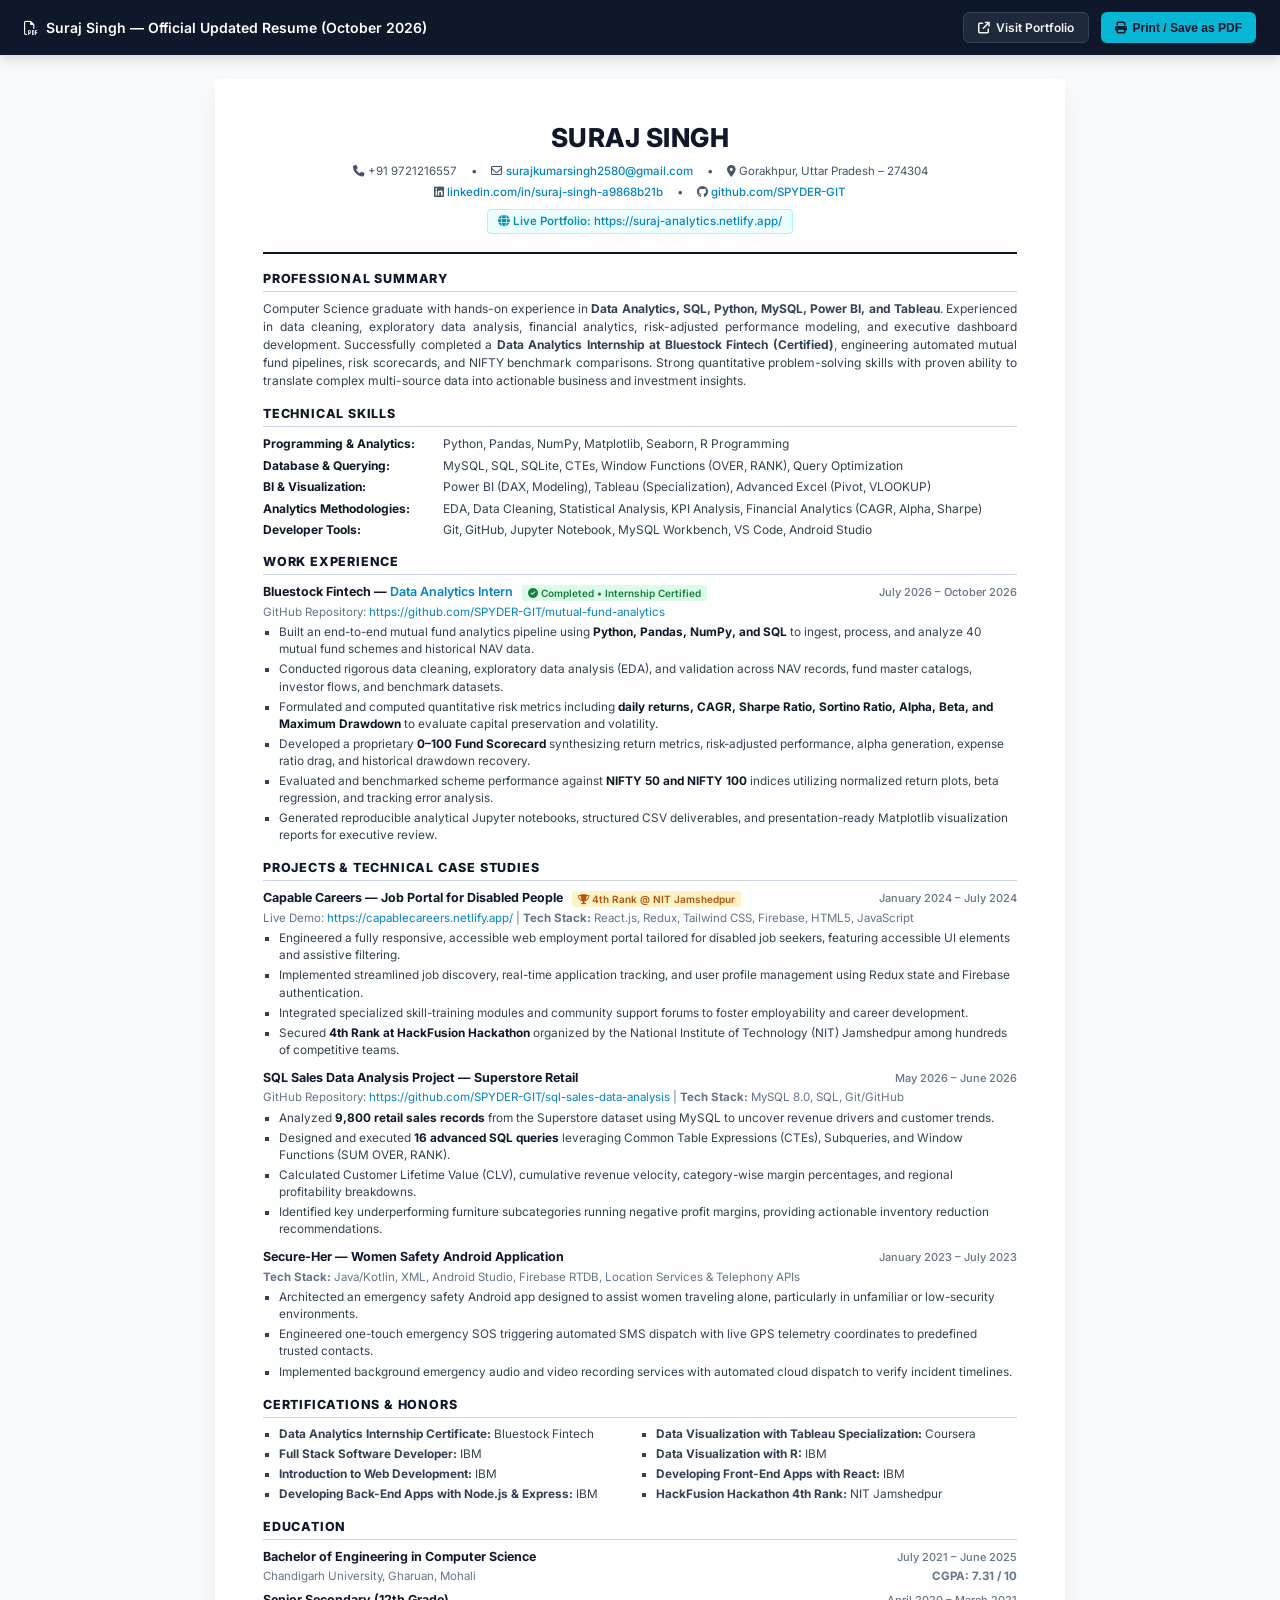
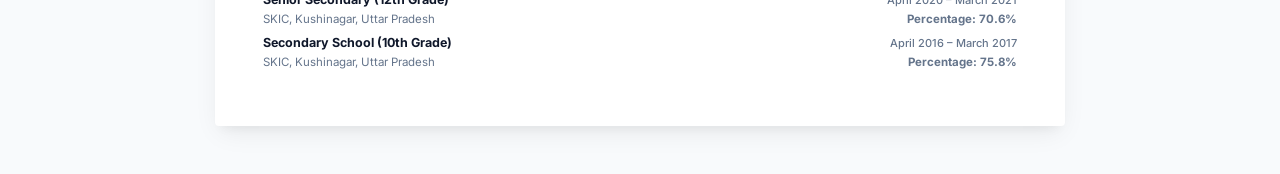
<file: resume.html>
<!DOCTYPE html>
<html lang="en">
<head>
  <meta charset="UTF-8">
  <meta name="viewport" content="width=device-width, initial-scale=1.0">
  <title>Suraj Singh - Data Analyst Resume</title>
  <link rel="preconnect" href="https://fonts.googleapis.com">
  <link rel="preconnect" href="https://fonts.gstatic.com" crossorigin>
  <link href="https://fonts.googleapis.com/css2?family=Inter:wght@400;500;600;700;800&family=JetBrains+Mono:wght@400;600&display=swap" rel="stylesheet">
  <link rel="stylesheet" href="https://cdnjs.cloudflare.com/ajax/libs/font-awesome/6.5.1/css/all.min.css">
  <style>
    :root {
      --primary: #0f172a;
      --secondary: #0891b2;
      --accent: #059669;
      --text: #1e293b;
      --text-muted: #475569;
      --border: #cbd5e1;
      --bg: #f8fafc;
    }

    * {
      box-sizing: border-box;
      margin: 0;
      padding: 0;
    }

    body {
      font-family: 'Inter', -apple-system, BlinkMacSystemFont, "Segoe UI", Roboto, sans-serif;
      color: var(--text);
      background-color: var(--bg);
      line-height: 1.45;
      font-size: 13px;
      -webkit-font-smoothing: antialiased;
    }

    /* Floating action toolbar for screen view */
    .toolbar {
      position: sticky;
      top: 0;
      background: #0f172a;
      color: #fff;
      padding: 12px 24px;
      display: flex;
      justify-content: space-between;
      align-items: center;
      z-index: 100;
      box-shadow: 0 4px 12px rgba(0,0,0,0.15);
    }

    .toolbar-title {
      font-size: 14px;
      font-weight: 600;
      display: flex;
      align-items: center;
      gap: 8px;
    }

    .toolbar-actions {
      display: flex;
      gap: 12px;
    }

    .btn {
      padding: 6px 14px;
      border-radius: 6px;
      font-size: 12px;
      font-weight: 600;
      cursor: pointer;
      text-decoration: none;
      display: inline-flex;
      align-items: center;
      gap: 6px;
      transition: all 0.15s ease;
      border: none;
    }

    .btn-primary {
      background: #06b6d4;
      color: #0f172a;
    }
    .btn-primary:hover {
      background: #22d3ee;
    }

    .btn-secondary {
      background: #1e293b;
      color: #f1f5f9;
      border: 1px solid #334155;
    }
    .btn-secondary:hover {
      background: #334155;
    }

    /* Resume Paper Page */
    .resume-container {
      max-width: 850px;
      margin: 24px auto 48px;
      background: #ffffff;
      padding: 40px 48px;
      box-shadow: 0 10px 25px -5px rgba(0, 0, 0, 0.08), 0 8px 10px -6px rgba(0, 0, 0, 0.05);
      border-radius: 4px;
    }

    /* Header */
    header {
      text-align: center;
      border-bottom: 2px solid #0f172a;
      padding-bottom: 14px;
      margin-bottom: 16px;
    }

    h1.name {
      font-size: 26px;
      font-weight: 800;
      color: #0f172a;
      letter-spacing: 0.5px;
      text-transform: uppercase;
      margin-bottom: 6px;
    }

    .contact-line {
      display: flex;
      flex-wrap: wrap;
      justify-content: center;
      gap: 14px;
      font-size: 11.5px;
      color: var(--text-muted);
      margin-bottom: 4px;
    }

    .contact-line a {
      color: #0284c7;
      text-decoration: none;
      font-weight: 500;
    }
    .contact-line a:hover {
      text-decoration: underline;
    }

    .portfolio-highlight {
      display: inline-block;
      margin-top: 4px;
      padding: 3px 10px;
      background: #ecfeff;
      border: 1px solid #a5f3fc;
      border-radius: 4px;
      font-size: 11.5px;
      font-weight: 600;
      color: #0891b2;
    }

    /* Section Styles */
    section {
      margin-bottom: 15px;
    }

    h2.section-title {
      font-size: 12.5px;
      font-weight: 800;
      text-transform: uppercase;
      color: #0f172a;
      letter-spacing: 0.8px;
      border-bottom: 1.5px solid #cbd5e1;
      padding-bottom: 3px;
      margin-bottom: 8px;
      display: flex;
      justify-content: space-between;
      align-items: baseline;
    }

    p.summary-text {
      text-align: justify;
      color: #334155;
      font-size: 12px;
      line-height: 1.5;
    }

    /* Skills Grid */
    .skills-grid {
      display: grid;
      grid-template-columns: 180px 1fr;
      row-gap: 4px;
      font-size: 12px;
    }
    .skill-cat {
      font-weight: 700;
      color: #0f172a;
    }
    .skill-items {
      color: #334155;
    }

    /* Experience & Projects Items */
    .item-header {
      display: flex;
      justify-content: space-between;
      align-items: baseline;
      margin-bottom: 2px;
    }

    .item-title {
      font-weight: 700;
      font-size: 12.5px;
      color: #0f172a;
    }

    .item-title .role {
      font-weight: 600;
      color: #0284c7;
    }

    .badge-certified {
      background: #dcfce7;
      color: #15803d;
      font-size: 10px;
      padding: 1px 6px;
      border-radius: 3px;
      font-weight: 600;
      margin-left: 6px;
      display: inline-block;
      vertical-align: middle;
    }

    .item-date {
      font-size: 11px;
      color: #64748b;
      font-weight: 500;
      white-space: nowrap;
    }

    .item-meta {
      font-size: 11.5px;
      color: #64748b;
      margin-bottom: 4px;
    }

    .item-meta a {
      color: #0284c7;
      text-decoration: none;
    }
    .item-meta a:hover {
      text-decoration: underline;
    }

    ul.bullet-list {
      list-style-type: square;
      padding-left: 16px;
      margin-bottom: 10px;
    }

    ul.bullet-list li {
      font-size: 11.8px;
      color: #334155;
      margin-bottom: 3px;
      line-height: 1.45;
    }

    ul.bullet-list li strong {
      color: #0f172a;
    }

    /* Education Items */
    .edu-item {
      margin-bottom: 6px;
    }

    /* Certifications Grid */
    .certs-grid {
      display: grid;
      grid-template-columns: 1fr 1fr;
      column-gap: 16px;
      row-gap: 3px;
      font-size: 11.8px;
      color: #334155;
      list-style-type: square;
      padding-left: 16px;
    }

    /* PRINT STYLES - ATS PERFECT 1/2 PAGE */
    @media print {
      body {
        background: #ffffff !important;
        color: #000000 !important;
        font-size: 11.5px;
      }
      .toolbar {
        display: none !important;
      }
      .resume-container {
        margin: 0 !important;
        padding: 0 !important;
        box-shadow: none !important;
        max-width: 100% !important;
        width: 100% !important;
      }
      h1.name {
        font-size: 24px;
        color: #000 !important;
      }
      a {
        color: #000000 !important;
        text-decoration: none !important;
      }
      .portfolio-highlight {
        background: #f1f5f9 !important;
        border: 1px solid #cbd5e1 !important;
        color: #000 !important;
      }
      .badge-certified {
        background: #e2e8f0 !important;
        color: #0f172a !important;
        border: 1px solid #94a3b8 !important;
      }
      h2.section-title {
        color: #000 !important;
        border-bottom-color: #000 !important;
      }
      ul.bullet-list li {
        color: #111 !important;
      }
      @page {
        margin: 12mm 15mm;
        size: letter;
      }
    }
  </style>
</head>
<body>

  <!-- Screen Toolbar -->
  <div class="toolbar">
    <div class="toolbar-title">
      <i class="fa-regular fa-file-pdf"></i>
      <span>Suraj Singh — Official Updated Resume (October 2026)</span>
    </div>
    <div class="toolbar-actions">
      <a href="https://suraj-analytics.netlify.app/" target="_blank" class="btn btn-secondary">
        <i class="fa-solid fa-arrow-up-right-from-square"></i> Visit Portfolio
      </a>
      <button onclick="window.print()" class="btn btn-primary">
        <i class="fa-solid fa-print"></i> Print / Save as PDF
      </button>
    </div>
  </div>

  <!-- Resume Paper Document -->
  <div class="resume-container">
    
    <!-- HEADER -->
    <header>
      <h1 class="name">Suraj Singh</h1>
      <div class="contact-line">
        <span><i class="fa-solid fa-phone"></i> +91 9721216557</span>
        <span>•</span>
        <span><i class="fa-regular fa-envelope"></i> <a href="mailto:surajkumarsingh2580@gmail.com">surajkumarsingh2580@gmail.com</a></span>
        <span>•</span>
        <span><i class="fa-solid fa-location-dot"></i> Gorakhpur, Uttar Pradesh – 274304</span>
      </div>
      <div class="contact-line">
        <span><i class="fa-brands fa-linkedin"></i> <a href="https://www.linkedin.com/in/suraj-singh-a9868b21b/" target="_blank">linkedin.com/in/suraj-singh-a9868b21b</a></span>
        <span>•</span>
        <span><i class="fa-brands fa-github"></i> <a href="https://github.com/SPYDER-GIT" target="_blank">github.com/SPYDER-GIT</a></span>
      </div>
      <div class="contact-line" style="margin-top: 5px;">
        <span class="portfolio-highlight">
          <i class="fa-solid fa-globe"></i> Live Portfolio: <a href="https://suraj-analytics.netlify.app/" target="_blank">https://suraj-analytics.netlify.app/</a>
        </span>
      </div>
    </header>

    <!-- PROFESSIONAL SUMMARY -->
    <section>
      <h2 class="section-title">Professional Summary</h2>
      <p class="summary-text">
        Computer Science graduate with hands-on experience in <strong>Data Analytics, SQL, Python, MySQL, Power BI, and Tableau</strong>. Experienced in data cleaning, exploratory data analysis, financial analytics, risk-adjusted performance modeling, and executive dashboard development. Successfully completed a <strong>Data Analytics Internship at Bluestock Fintech (Certified)</strong>, engineering automated mutual fund pipelines, risk scorecards, and NIFTY benchmark comparisons. Strong quantitative problem-solving skills with proven ability to translate complex multi-source data into actionable business and investment insights.
      </p>
    </section>

    <!-- SKILLS -->
    <section>
      <h2 class="section-title">Technical Skills</h2>
      <div class="skills-grid">
        <div class="skill-cat">Programming & Analytics:</div>
        <div class="skill-items">Python, Pandas, NumPy, Matplotlib, Seaborn, R Programming</div>

        <div class="skill-cat">Database & Querying:</div>
        <div class="skill-items">MySQL, SQL, SQLite, CTEs, Window Functions (OVER, RANK), Query Optimization</div>

        <div class="skill-cat">BI & Visualization:</div>
        <div class="skill-items">Power BI (DAX, Modeling), Tableau (Specialization), Advanced Excel (Pivot, VLOOKUP)</div>

        <div class="skill-cat">Analytics Methodologies:</div>
        <div class="skill-items">EDA, Data Cleaning, Statistical Analysis, KPI Analysis, Financial Analytics (CAGR, Alpha, Sharpe)</div>

        <div class="skill-cat">Developer Tools:</div>
        <div class="skill-items">Git, GitHub, Jupyter Notebook, MySQL Workbench, VS Code, Android Studio</div>
      </div>
    </section>

    <!-- WORK EXPERIENCE -->
    <section>
      <h2 class="section-title">Work Experience</h2>

      <div class="item-header">
        <div class="item-title">
          Bluestock Fintech — <span class="role">Data Analytics Intern</span>
          <span class="badge-certified"><i class="fa-solid fa-circle-check"></i> Completed • Internship Certified</span>
        </div>
        <div class="item-date">July 2026 – October 2026</div>
      </div>
      <div class="item-meta">
        GitHub Repository: <a href="https://github.com/SPYDER-GIT/mutual-fund-analytics" target="_blank">https://github.com/SPYDER-GIT/mutual-fund-analytics</a>
      </div>
      <ul class="bullet-list">
        <li>Built an end-to-end mutual fund analytics pipeline using <strong>Python, Pandas, NumPy, and SQL</strong> to ingest, process, and analyze 40 mutual fund schemes and historical NAV data.</li>
        <li>Conducted rigorous data cleaning, exploratory data analysis (EDA), and validation across NAV records, fund master catalogs, investor flows, and benchmark datasets.</li>
        <li>Formulated and computed quantitative risk metrics including <strong>daily returns, CAGR, Sharpe Ratio, Sortino Ratio, Alpha, Beta, and Maximum Drawdown</strong> to evaluate capital preservation and volatility.</li>
        <li>Developed a proprietary <strong>0–100 Fund Scorecard</strong> synthesizing return metrics, risk-adjusted performance, alpha generation, expense ratio drag, and historical drawdown recovery.</li>
        <li>Evaluated and benchmarked scheme performance against <strong>NIFTY 50 and NIFTY 100</strong> indices utilizing normalized return plots, beta regression, and tracking error analysis.</li>
        <li>Generated reproducible analytical Jupyter notebooks, structured CSV deliverables, and presentation-ready Matplotlib visualization reports for executive review.</li>
      </ul>
    </section>

    <!-- PROJECTS & TRAINING -->
    <section>
      <h2 class="section-title">Projects & Technical Case Studies</h2>

      <!-- Project 1: Capable Careers -->
      <div class="item-header">
        <div class="item-title">
          Capable Careers — Job Portal for Disabled People
          <span class="badge-certified" style="background:#fef3c7; color:#b45309;"><i class="fa-solid fa-trophy"></i> 4th Rank @ NIT Jamshedpur</span>
        </div>
        <div class="item-date">January 2024 – July 2024</div>
      </div>
      <div class="item-meta">
        Live Demo: <a href="https://capablecareers.netlify.app/" target="_blank">https://capablecareers.netlify.app/</a> | 
        <strong>Tech Stack:</strong> React.js, Redux, Tailwind CSS, Firebase, HTML5, JavaScript
      </div>
      <ul class="bullet-list">
        <li>Engineered a fully responsive, accessible web employment portal tailored for disabled job seekers, featuring accessible UI elements and assistive filtering.</li>
        <li>Implemented streamlined job discovery, real-time application tracking, and user profile management using Redux state and Firebase authentication.</li>
        <li>Integrated specialized skill-training modules and community support forums to foster employability and career development.</li>
        <li>Secured <strong>4th Rank at HackFusion Hackathon</strong> organized by the National Institute of Technology (NIT) Jamshedpur among hundreds of competitive teams.</li>
      </ul>

      <!-- Project 2: SQL Sales Data Analysis -->
      <div class="item-header">
        <div class="item-title">
          SQL Sales Data Analysis Project — Superstore Retail
        </div>
        <div class="item-date">May 2026 – June 2026</div>
      </div>
      <div class="item-meta">
        GitHub Repository: <a href="https://github.com/SPYDER-GIT/sql-sales-data-analysis" target="_blank">https://github.com/SPYDER-GIT/sql-sales-data-analysis</a> | 
        <strong>Tech Stack:</strong> MySQL 8.0, SQL, Git/GitHub
      </div>
      <ul class="bullet-list">
        <li>Analyzed <strong>9,800 retail sales records</strong> from the Superstore dataset using MySQL to uncover revenue drivers and customer trends.</li>
        <li>Designed and executed <strong>16 advanced SQL queries</strong> leveraging Common Table Expressions (CTEs), Subqueries, and Window Functions (SUM OVER, RANK).</li>
        <li>Calculated Customer Lifetime Value (CLV), cumulative revenue velocity, category-wise margin percentages, and regional profitability breakdowns.</li>
        <li>Identified key underperforming furniture subcategories running negative profit margins, providing actionable inventory reduction recommendations.</li>
      </ul>

      <!-- Project 3: Secure-Her -->
      <div class="item-header">
        <div class="item-title">
          Secure-Her — Women Safety Android Application
        </div>
        <div class="item-date">January 2023 – July 2023</div>
      </div>
      <div class="item-meta">
        <strong>Tech Stack:</strong> Java/Kotlin, XML, Android Studio, Firebase RTDB, Location Services & Telephony APIs
      </div>
      <ul class="bullet-list">
        <li>Architected an emergency safety Android app designed to assist women traveling alone, particularly in unfamiliar or low-security environments.</li>
        <li>Engineered one-touch emergency SOS triggering automated SMS dispatch with live GPS telemetry coordinates to predefined trusted contacts.</li>
        <li>Implemented background emergency audio and video recording services with automated cloud dispatch to verify incident timelines.</li>
      </ul>
    </section>

    <!-- CERTIFICATIONS & AWARDS -->
    <section>
      <h2 class="section-title">Certifications & Honors</h2>
      <ul class="certs-grid">
        <li><strong>Data Analytics Internship Certificate:</strong> Bluestock Fintech</li>
        <li><strong>Data Visualization with Tableau Specialization:</strong> Coursera</li>
        <li><strong>Full Stack Software Developer:</strong> IBM</li>
        <li><strong>Data Visualization with R:</strong> IBM</li>
        <li><strong>Introduction to Web Development:</strong> IBM</li>
        <li><strong>Developing Front-End Apps with React:</strong> IBM</li>
        <li><strong>Developing Back-End Apps with Node.js & Express:</strong> IBM</li>
        <li><strong>HackFusion Hackathon 4th Rank:</strong> NIT Jamshedpur</li>
      </ul>
    </section>

    <!-- EDUCATION -->
    <section>
      <h2 class="section-title">Education</h2>

      <div class="edu-item">
        <div class="item-header">
          <div class="item-title">Bachelor of Engineering in Computer Science</div>
          <div class="item-date">July 2021 – June 2025</div>
        </div>
        <div class="item-meta" style="display: flex; justify-content: space-between;">
          <span>Chandigarh University, Gharuan, Mohali</span>
          <strong>CGPA: 7.31 / 10</strong>
        </div>
      </div>

      <div class="edu-item">
        <div class="item-header">
          <div class="item-title">Senior Secondary (12th Grade)</div>
          <div class="item-date">April 2020 – March 2021</div>
        </div>
        <div class="item-meta" style="display: flex; justify-content: space-between;">
          <span>SKIC, Kushinagar, Uttar Pradesh</span>
          <strong>Percentage: 70.6%</strong>
        </div>
      </div>

      <div class="edu-item">
        <div class="item-header">
          <div class="item-title">Secondary School (10th Grade)</div>
          <div class="item-date">April 2016 – March 2017</div>
        </div>
        <div class="item-meta" style="display: flex; justify-content: space-between;">
          <span>SKIC, Kushinagar, Uttar Pradesh</span>
          <strong>Percentage: 75.8%</strong>
        </div>
      </div>
    </section>

  </div>

</body>
</html>
</file>
